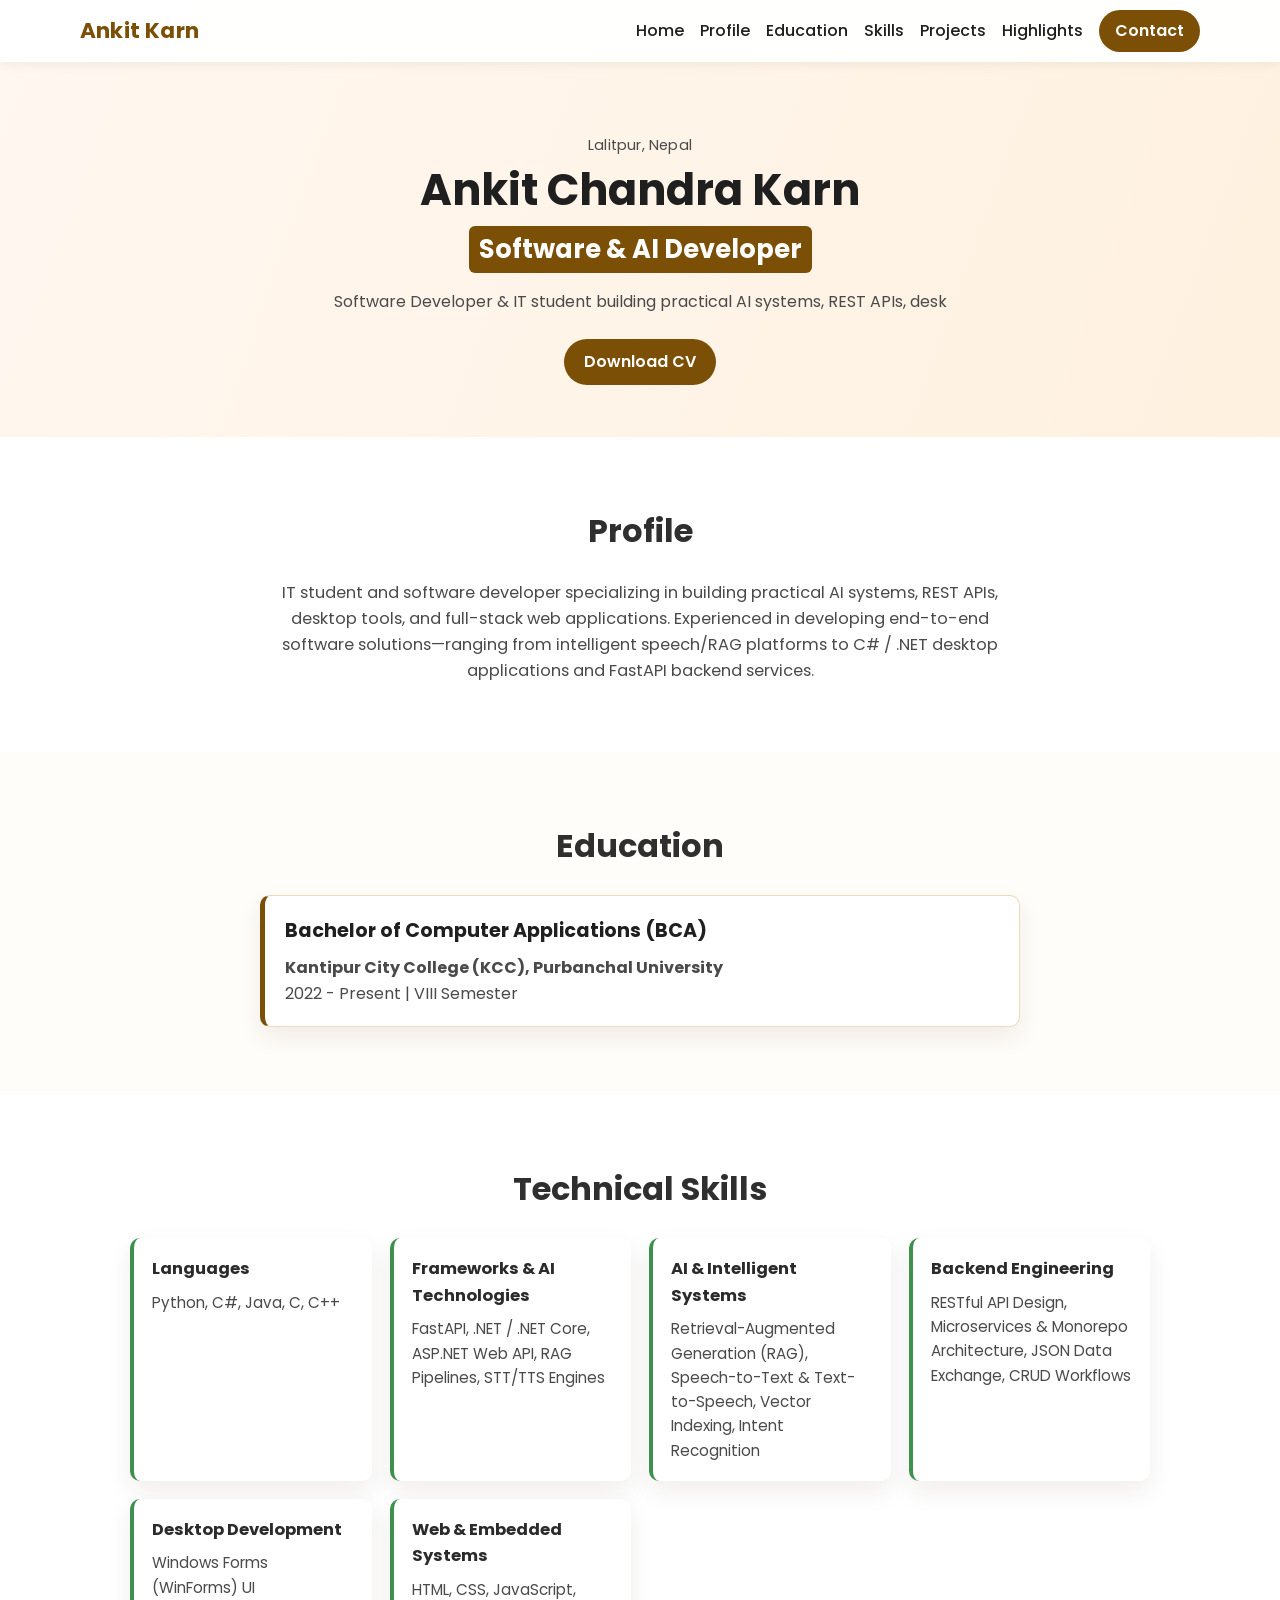
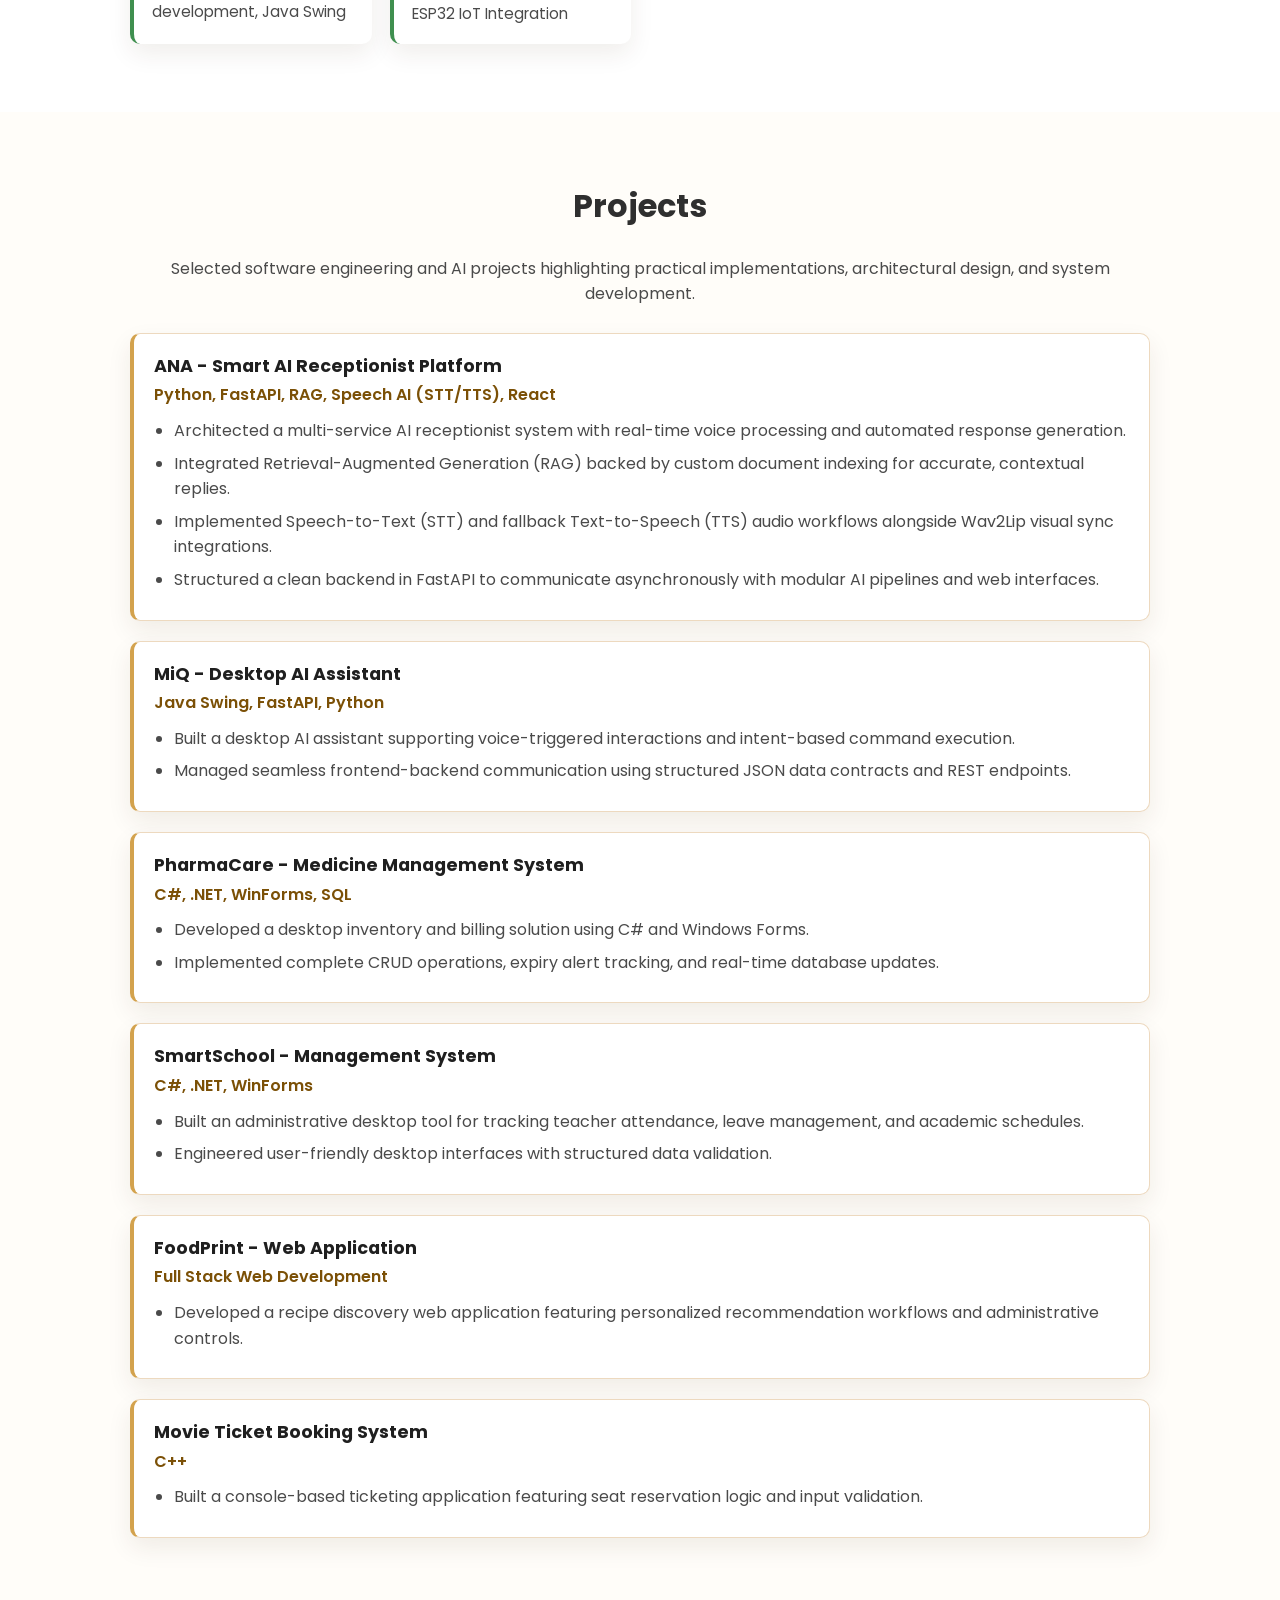
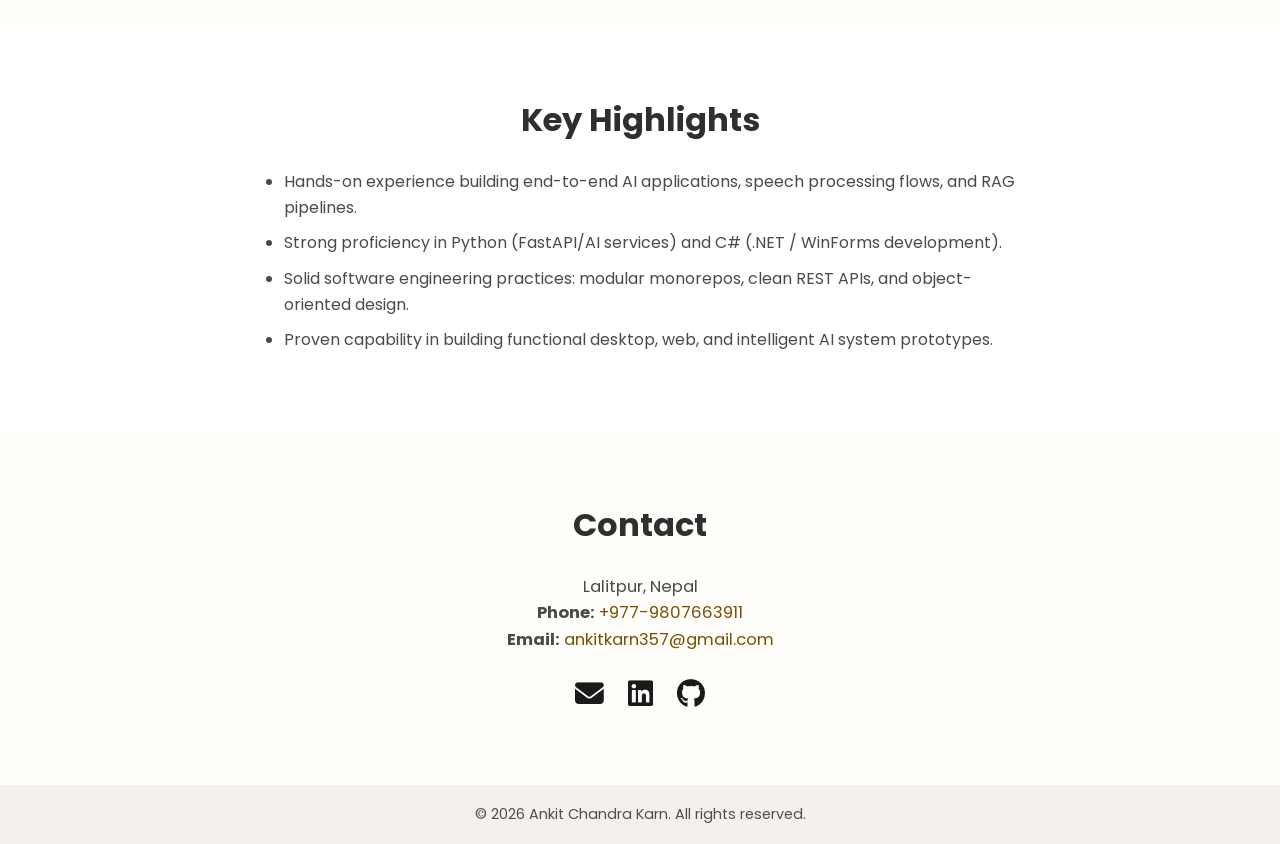
<file: index.html>
<!DOCTYPE html>
<html lang="en">
<head>
  <meta charset="UTF-8" />
  <meta name="viewport" content="width=device-width, initial-scale=1.0"/>
  <meta name="description" content="Ankit Chandra Karn - AI Systems Engineer & Software Developer portfolio featuring AI receptionist (ANA), desktop voice assistant (MiQ), .NET development, and full-stack projects." />
  <title>Ankit Chandra Karn | Portfolio</title>
  <link rel="icon" type="image/png" sizes="32x32" href="assets/icons/favicon-32.png?v=6" />
  <link rel="icon" type="image/png" sizes="16x16" href="assets/icons/favicon-16.png?v=6" />
  <link rel="shortcut icon" type="image/png" href="assets/icons/favicon-48.png?v=6" />
  <link rel="apple-touch-icon" sizes="180x180" href="assets/icons/apple-touch-icon.png?v=6" />
  <link rel="stylesheet" href="style.css" />
  <link rel="stylesheet" href="https://cdnjs.cloudflare.com/ajax/libs/font-awesome/6.4.0/css/all.min.css"/>
  <link href="https://fonts.googleapis.com/css2?family=Poppins:wght@300;600;700&display=swap" rel="stylesheet"/>
</head>
<body>

  <header>
    <div class="nav-container">
      <a class="logo" href="#home">Ankit Karn</a>
      <nav>
        <a href="#home">Home</a>
        <a href="#profile">Profile</a>
        <a href="#education">Education</a>
        <a href="#skills">Skills</a>
        <a href="#projects">Projects</a>
        <a href="#highlights">Highlights</a>
        <a href="#contact" class="btn">Contact</a>
      </nav>
    </div>
  </header>

  <main>
    <section class="hero" id="home">
      <div class="hero-container">
        <div class="hero-content">
          <p class="eyebrow">Lalitpur, Nepal</p>
          <h1>Ankit Chandra Karn</h1>
          <h2><span class="highlight">Software & AI Developer</span></h2>
          <p id="typewriter" class="typewriter"></p>
          <div class="hero-actions">
            <a href="CV.pdf" class="btn download" target="_blank" rel="noopener noreferrer">Download CV</a>
          </div>
        </div>
      </div>
    </section>

    <section id="profile" class="section">
      <div class="container narrow">
        <h2>Profile</h2>
        <p class="profile-copy">
          IT student and software developer specializing in building practical AI systems, REST APIs, desktop tools, and full-stack web applications. Experienced in developing end-to-end software solutions—ranging from intelligent speech/RAG platforms to C# / .NET desktop applications and FastAPI backend services.
        </p>
      </div>
    </section>

    <section id="education" class="section section-soft">
      <div class="container">
        <h2>Education</h2>
        <div class="education-card">
          <h3>Bachelor of Computer Applications (BCA)</h3>
          <p>
            <strong>Kantipur City College (KCC), Purbanchal University</strong>
          </p>
          <p>2022 - Present | VIII Semester</p>
        </div>
      </div>
    </section>

    <section id="skills" class="section">
      <div class="container">
        <h2>Technical Skills</h2>

        <div class="skills-grid">
          <div class="skill-box">
            <h3>Languages</h3>
            <p>Python, C#, Java, C, C++</p>
          </div>

          <div class="skill-box">
            <h3>Frameworks & AI Technologies</h3>
            <p>FastAPI, .NET / .NET Core, ASP.NET Web API, RAG Pipelines, STT/TTS Engines</p>
          </div>

          <div class="skill-box">
            <h3>AI & Intelligent Systems</h3>
            <p>Retrieval-Augmented Generation (RAG), Speech-to-Text & Text-to-Speech, Vector Indexing, Intent Recognition</p>
          </div>

          <div class="skill-box">
            <h3>Backend Engineering</h3>
            <p>RESTful API Design, Microservices & Monorepo Architecture, JSON Data Exchange, CRUD Workflows</p>
          </div>

          <div class="skill-box">
            <h3>Desktop Development</h3>
            <p>Windows Forms (WinForms) UI development, Java Swing</p>
          </div>

          <div class="skill-box">
            <h3>Web & Embedded Systems</h3>
            <p>HTML, CSS, JavaScript, ESP32 IoT Integration</p>
          </div>
        </div>
      </div>
    </section>

    <section id="projects" class="section section-soft">
      <div class="container">
        <h2>Projects</h2>
        <p class="section-note">
          Selected software engineering and AI projects highlighting practical implementations, architectural design, and system development.
        </p>

        <div class="project">
          <h3>ANA - Smart AI Receptionist Platform</h3>
          <p class="project-meta">Python, FastAPI, RAG, Speech AI (STT/TTS), React</p>
          <ul>
            <li>Architected a multi-service AI receptionist system with real-time voice processing and automated response generation.</li>
            <li>Integrated Retrieval-Augmented Generation (RAG) backed by custom document indexing for accurate, contextual replies.</li>
            <li>Implemented Speech-to-Text (STT) and fallback Text-to-Speech (TTS) audio workflows alongside Wav2Lip visual sync integrations.</li>
            <li>Structured a clean backend in FastAPI to communicate asynchronously with modular AI pipelines and web interfaces.</li>
          </ul>
        </div>

        <div class="project">
          <h3>MiQ - Desktop AI Assistant</h3>
          <p class="project-meta">Java Swing, FastAPI, Python</p>
          <ul>
            <li>Built a desktop AI assistant supporting voice-triggered interactions and intent-based command execution.</li>
            <li>Managed seamless frontend-backend communication using structured JSON data contracts and REST endpoints.</li>
          </ul>
        </div>

        <div class="project">
          <h3>PharmaCare - Medicine Management System</h3>
          <p class="project-meta">C#, .NET, WinForms, SQL</p>
          <ul>
            <li>Developed a desktop inventory and billing solution using C# and Windows Forms.</li>
            <li>Implemented complete CRUD operations, expiry alert tracking, and real-time database updates.</li>
          </ul>
        </div>

        <div class="project">
          <h3>SmartSchool - Management System</h3>
          <p class="project-meta">C#, .NET, WinForms</p>
          <ul>
            <li>Built an administrative desktop tool for tracking teacher attendance, leave management, and academic schedules.</li>
            <li>Engineered user-friendly desktop interfaces with structured data validation.</li>
          </ul>
        </div>

        <div class="project">
          <h3>FoodPrint - Web Application</h3>
          <p class="project-meta">Full Stack Web Development</p>
          <ul>
            <li>Developed a recipe discovery web application featuring personalized recommendation workflows and administrative controls.</li>
          </ul>
        </div>

        <div class="project">
          <h3>Movie Ticket Booking System</h3>
          <p class="project-meta">C++</p>
          <ul>
            <li>Built a console-based ticketing application featuring seat reservation logic and input validation.</li>
          </ul>
        </div>
      </div>
    </section>

    <section id="highlights" class="section">
      <div class="container narrow">
        <h2>Key Highlights</h2>
        <ul class="highlights-list">
          <li>Hands-on experience building end-to-end AI applications, speech processing flows, and RAG pipelines.</li>
          <li>Strong proficiency in Python (FastAPI/AI services) and C# (.NET / WinForms development).</li>
          <li>Solid software engineering practices: modular monorepos, clean REST APIs, and object-oriented design.</li>
          <li>Proven capability in building functional desktop, web, and intelligent AI system prototypes.</li>
        </ul>
      </div>
    </section>

    <section id="contact" class="section section-soft">
      <div class="container narrow">
        <h2>Contact</h2>
        <p class="contact-info">
          Lalitpur, Nepal<br>
          <strong>Phone:</strong> <a href="tel:+9779807663911">+977-9807663911</a><br>
          <strong>Email:</strong> <a href="mailto:ankitkarn357@gmail.com">ankitkarn357@gmail.com</a>
        </p>

        <div class="contact-icons" aria-label="Contact links">
          <a href="mailto:ankitkarn357@gmail.com" aria-label="Email Ankit Karn" title="Email">
            <i class="fas fa-envelope"></i>
          </a>
          <a href="https://www.linkedin.com/in/ankit-karn-8798ba3b5" target="_blank" rel="noopener noreferrer" aria-label="Visit Ankit Karn LinkedIn profile" title="LinkedIn">
            <i class="fab fa-linkedin"></i>
          </a>
          <a href="https://github.com/Ankit357911" target="_blank" rel="noopener noreferrer" aria-label="Visit Ankit Karn GitHub profile" title="GitHub">
            <i class="fab fa-github"></i>
          </a>
        </div>
      </div>
    </section>
  </main>

  <footer>
    <div class="container">
      <p>&copy; <span id="current-year"></span> Ankit Chandra Karn. All rights reserved.</p>
    </div>
  </footer>

  <script>
    const text = "Software Developer & IT student building practical AI systems, REST APIs, desktop tools, and full-stack web applications.";
    const typewriterEl = document.getElementById("typewriter");
    const yearEl = document.getElementById("current-year");

    let i = 0;
    const speed = 24;

    typewriterEl.textContent = "";

    function typeWriterEffect() {
      if (i < text.length) {
        typewriterEl.textContent += text.charAt(i);
        i += 1;
        setTimeout(typeWriterEffect, speed);
      }
    }

    yearEl.textContent = new Date().getFullYear();
    window.addEventListener("load", typeWriterEffect);
  </script>

</body>
</html>
</file>
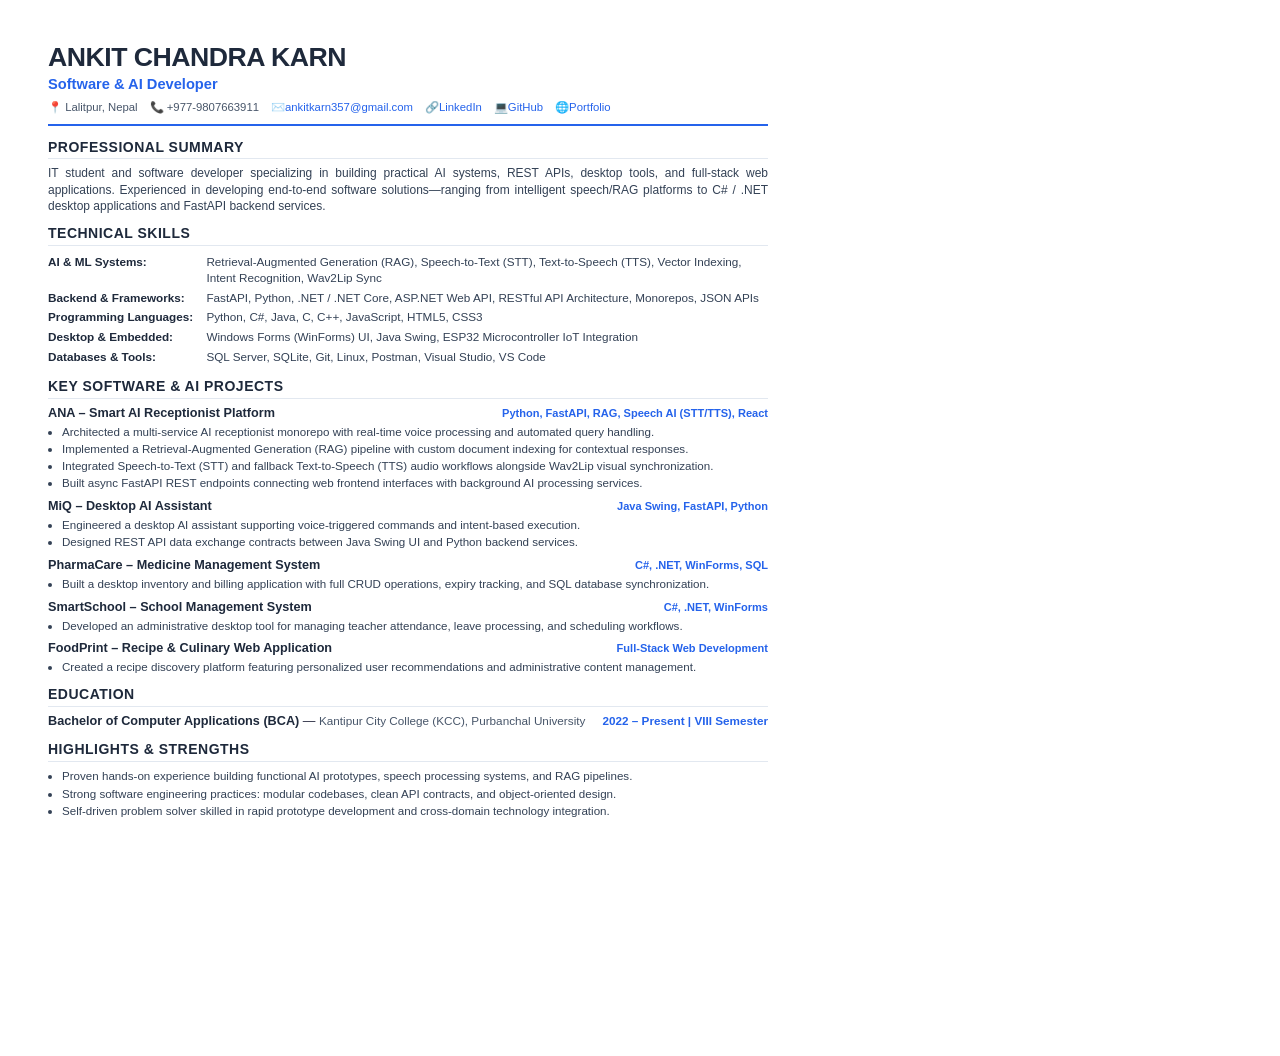
<file: cv.html>
<!DOCTYPE html>
<html lang="en">
<head>
  <meta charset="UTF-8">
  <title>Ankit Chandra Karn - CV</title>
  <style>
    @page {
      size: letter;
      margin: 0;
    }
    * {
      box-sizing: border-box;
      margin: 0;
      padding: 0;
    }
    body {
      font-family: 'Helvetica Neue', Helvetica, Arial, sans-serif;
      color: #2b2d42;
      background: #ffffff;
      width: 8.5in;
      height: 11in;
      padding: 0.45in 0.5in;
      font-size: 9.5pt;
      line-height: 1.35;
      -webkit-print-color-adjust: exact;
    }

    /* Header styling */
    .header {
      border-bottom: 2px solid #2563eb;
      padding-bottom: 8px;
      margin-bottom: 12px;
    }
    .name {
      font-size: 20pt;
      font-weight: 700;
      color: #1e293b;
      letter-spacing: -0.5px;
      line-height: 1.1;
    }
    .title {
      font-size: 11pt;
      font-weight: 600;
      color: #2563eb;
      margin-top: 2px;
    }
    .contact {
      font-size: 8.5pt;
      color: #475569;
      margin-top: 6px;
      display: flex;
      flex-wrap: wrap;
      gap: 12px;
    }
    .contact span {
      display: inline-flex;
      align-items: center;
    }
    .contact a {
      color: #2563eb;
      text-decoration: none;
    }

    /* Section styling */
    .section {
      margin-bottom: 10px;
    }
    .section-title {
      font-size: 10.5pt;
      font-weight: 700;
      text-transform: uppercase;
      letter-spacing: 0.5px;
      color: #1e293b;
      border-bottom: 1px solid #e2e8f0;
      padding-bottom: 2px;
      margin-bottom: 6px;
    }

    /* Summary */
    .summary-text {
      color: #334155;
      font-size: 9pt;
      text-align: justify;
    }

    /* Skills Grid */
    .skills-table {
      width: 100%;
      border-collapse: collapse;
    }
    .skills-table td {
      padding: 2px 0;
      vertical-align: top;
      font-size: 8.8pt;
    }
    .skills-table td.cat {
      font-weight: 700;
      color: #1e293b;
      width: 22%;
    }
    .skills-table td.val {
      color: #334155;
      width: 78%;
    }

    /* Projects */
    .project-item {
      margin-bottom: 7px;
    }
    .project-head {
      display: flex;
      justify-content: space-between;
      align-items: baseline;
    }
    .project-name {
      font-size: 9.5pt;
      font-weight: 700;
      color: #1e293b;
    }
    .project-tech {
      font-size: 8.3pt;
      font-weight: 600;
      color: #2563eb;
    }
    .project-bullets {
      margin-top: 2px;
      padding-left: 14px;
    }
    .project-bullets li {
      font-size: 8.7pt;
      color: #334155;
      margin-bottom: 1.5px;
    }

    /* Education */
    .edu-item {
      display: flex;
      justify-content: space-between;
      align-items: baseline;
    }
    .edu-deg {
      font-size: 9.5pt;
      font-weight: 700;
      color: #1e293b;
    }
    .edu-school {
      font-size: 8.8pt;
      color: #475569;
    }
    .edu-date {
      font-size: 8.8pt;
      font-weight: 600;
      color: #2563eb;
    }

    /* Highlights */
    .highlights-bullets {
      padding-left: 14px;
    }
    .highlights-bullets li {
      font-size: 8.7pt;
      color: #334155;
      margin-bottom: 2px;
    }
  </style>
</head>
<body>

  <div class="header">
    <div class="name">ANKIT CHANDRA KARN</div>
    <div class="title">Software & AI Developer</div>
    <div class="contact">
      <span>📍 Lalitpur, Nepal</span>
      <span>📞 +977-9807663911</span>
      <span>✉️ <a href="mailto:ankitkarn357@gmail.com">ankitkarn357@gmail.com</a></span>
      <span>🔗 <a href="https://linkedin.com/in/ankit-karn-8798ba3b5" target="_blank">LinkedIn</a></span>
      <span>💻 <a href="https://github.com/Ankit357911" target="_blank">GitHub</a></span>
      <span>🌐 <a href="https://ankitkarn357911.github.io" target="_blank">Portfolio</a></span>
    </div>
  </div>

  <div class="section">
    <div class="section-title">Professional Summary</div>
    <p class="summary-text">
      IT student and software developer specializing in building practical AI systems, REST APIs, desktop tools, and full-stack web applications. Experienced in developing end-to-end software solutions—ranging from intelligent speech/RAG platforms to C# / .NET desktop applications and FastAPI backend services.
    </p>
  </div>

  <div class="section">
    <div class="section-title">Technical Skills</div>
    <table class="skills-table">
      <tr>
        <td class="cat">AI & ML Systems:</td>
        <td class="val">Retrieval-Augmented Generation (RAG), Speech-to-Text (STT), Text-to-Speech (TTS), Vector Indexing, Intent Recognition, Wav2Lip Sync</td>
      </tr>
      <tr>
        <td class="cat">Backend & Frameworks:</td>
        <td class="val">FastAPI, Python, .NET / .NET Core, ASP.NET Web API, RESTful API Architecture, Monorepos, JSON APIs</td>
      </tr>
      <tr>
        <td class="cat">Programming Languages:</td>
        <td class="val">Python, C#, Java, C, C++, JavaScript, HTML5, CSS3</td>
      </tr>
      <tr>
        <td class="cat">Desktop & Embedded:</td>
        <td class="val">Windows Forms (WinForms) UI, Java Swing, ESP32 Microcontroller IoT Integration</td>
      </tr>
      <tr>
        <td class="cat">Databases & Tools:</td>
        <td class="val">SQL Server, SQLite, Git, Linux, Postman, Visual Studio, VS Code</td>
      </tr>
    </table>
  </div>

  <div class="section">
    <div class="section-title">Key Software & AI Projects</div>

    <div class="project-item">
      <div class="project-head">
        <span class="project-name">ANA – Smart AI Receptionist Platform</span>
        <span class="project-tech">Python, FastAPI, RAG, Speech AI (STT/TTS), React</span>
      </div>
      <ul class="project-bullets">
        <li>Architected a multi-service AI receptionist monorepo with real-time voice processing and automated query handling.</li>
        <li>Implemented a Retrieval-Augmented Generation (RAG) pipeline with custom document indexing for contextual responses.</li>
        <li>Integrated Speech-to-Text (STT) and fallback Text-to-Speech (TTS) audio workflows alongside Wav2Lip visual synchronization.</li>
        <li>Built async FastAPI REST endpoints connecting web frontend interfaces with background AI processing services.</li>
      </ul>
    </div>

    <div class="project-item">
      <div class="project-head">
        <span class="project-name">MiQ – Desktop AI Assistant</span>
        <span class="project-tech">Java Swing, FastAPI, Python</span>
      </div>
      <ul class="project-bullets">
        <li>Engineered a desktop AI assistant supporting voice-triggered commands and intent-based execution.</li>
        <li>Designed REST API data exchange contracts between Java Swing UI and Python backend services.</li>
      </ul>
    </div>

    <div class="project-item">
      <div class="project-head">
        <span class="project-name">PharmaCare – Medicine Management System</span>
        <span class="project-tech">C#, .NET, WinForms, SQL</span>
      </div>
      <ul class="project-bullets">
        <li>Built a desktop inventory and billing application with full CRUD operations, expiry tracking, and SQL database synchronization.</li>
      </ul>
    </div>

    <div class="project-item">
      <div class="project-head">
        <span class="project-name">SmartSchool – School Management System</span>
        <span class="project-tech">C#, .NET, WinForms</span>
      </div>
      <ul class="project-bullets">
        <li>Developed an administrative desktop tool for managing teacher attendance, leave processing, and scheduling workflows.</li>
      </ul>
    </div>

    <div class="project-item">
      <div class="project-head">
        <span class="project-name">FoodPrint – Recipe & Culinary Web Application</span>
        <span class="project-tech">Full-Stack Web Development</span>
      </div>
      <ul class="project-bullets">
        <li>Created a recipe discovery platform featuring personalized user recommendations and administrative content management.</li>
      </ul>
    </div>
  </div>

  <div class="section">
    <div class="section-title">Education</div>
    <div class="edu-item">
      <div>
        <span class="edu-deg">Bachelor of Computer Applications (BCA)</span> — <span class="edu-school">Kantipur City College (KCC), Purbanchal University</span>
      </div>
      <span class="edu-date">2022 – Present | VIII Semester</span>
    </div>
  </div>

  <div class="section">
    <div class="section-title">Highlights & Strengths</div>
    <ul class="highlights-bullets">
      <li>Proven hands-on experience building functional AI prototypes, speech processing systems, and RAG pipelines.</li>
      <li>Strong software engineering practices: modular codebases, clean API contracts, and object-oriented design.</li>
      <li>Self-driven problem solver skilled in rapid prototype development and cross-domain technology integration.</li>
    </ul>
  </div>

</body>
</html>
</file>
<file: style.css>
:root {
  --bg-start: #fff7f0;
  --bg-end: #fdebd0;
  --panel: #ffffff;
  --panel-soft: #fffdf9;
  --text-main: #1f1f1f;
  --text-muted: #4a4a4a;
  --accent: #7b5006;
  --accent-dark: #5e3e04;
  --line: #edd9bf;
  --shadow: 0 10px 25px rgba(68, 43, 8, 0.08);
}

* {
  margin: 0;
  padding: 0;
  box-sizing: border-box;
}

html {
  scroll-behavior: smooth;
}

body {
  font-family: 'Poppins', sans-serif;
  background: linear-gradient(110deg, var(--bg-start), var(--bg-end));
  color: var(--text-main);
  line-height: 1.6;
}

a {
  color: inherit;
}

header {
  background: rgba(255, 255, 255, 0.95);
  backdrop-filter: blur(4px);
  padding: 10px 24px;
  box-shadow: 0 2px 12px rgba(0, 0, 0, 0.06);
  position: sticky;
  top: 0;
  z-index: 1000;
}

.nav-container {
  max-width: 1120px;
  margin: 0 auto;
  display: flex;
  justify-content: space-between;
  align-items: center;
  gap: 18px;
}

.logo {
  text-decoration: none;
  font-size: 1.35rem;
  color: var(--accent);
  font-weight: 700;
  letter-spacing: 0.2px;
}

nav {
  display: flex;
  flex-wrap: wrap;
  justify-content: flex-end;
  gap: 16px;
  align-items: center;
}

nav a {
  display: inline-flex;
  align-items: center;
  padding: 8px 0;
  text-decoration: none;
  color: var(--text-main);
  font-weight: 500;
  transition: color 0.25s ease;
}

nav a:hover {
  color: var(--accent);
}

nav a.btn {
  background-color: var(--accent);
  color: #fff;
  padding: 8px 16px;
  border-radius: 999px;
  transition: all 0.25s ease;
}

nav a.btn:hover {
  color: #fff;
  background-color: var(--accent-dark);
  transform: translateY(-1px);
}

main {
  display: block;
}

.hero {
  padding: 72px 20px 52px;
}

.hero-container {
  max-width: 860px;
  margin: 0 auto;
  display: block;
  text-align: center;
  align-items: center;
}

.hero-content {
  text-align: center;
}

.eyebrow {
  font-size: 0.9rem;
  color: var(--text-muted);
  letter-spacing: 0.2px;
}

.hero-content h1 {
  margin-top: 8px;
  font-size: clamp(1.8rem, 5vw, 2.7rem);
  line-height: 1.2;
}

.hero-content h2 {
  margin-top: 10px;
  font-size: clamp(1.2rem, 3vw, 1.6rem);
  color: var(--text-main);
}

.highlight {
  background-color: var(--accent);
  color: #fff;
  padding: 3px 10px;
  border-radius: 6px;
  display: inline-block;
}

.typewriter {
  margin-top: 16px;
  color: var(--text-muted);
  font-size: 1rem;
  max-width: 66ch;
  margin-left: auto;
  margin-right: auto;
}

.hero-actions {
  margin-top: 24px;
  display: flex;
  flex-wrap: wrap;
  gap: 12px;
  justify-content: center;
}

.btn {
  display: inline-block;
  text-decoration: none;
  border-radius: 999px;
  font-weight: 600;
  padding: 10px 20px;
  transition: all 0.25s ease;
}

.btn.download {
  background: var(--accent);
  color: #fff;
}

.btn.download:hover {
  background-color: var(--accent-dark);
  transform: translateY(-1px);
  box-shadow: 0 8px 18px rgba(95, 62, 4, 0.2);
}

.section {
  padding: 68px 20px;
  background: var(--panel);
}

section[id] {
  scroll-margin-top: 90px;
}

.section-soft {
  background: var(--panel-soft);
}

.container {
  max-width: 1020px;
  margin: 0 auto;
}

.narrow {
  max-width: 860px;
}

.section h2 {
  text-align: center;
  font-size: clamp(1.5rem, 4vw, 2rem);
  margin-bottom: 24px;
  color: #2f2f2f;
}

.profile-copy {
  color: var(--text-muted);
  font-size: 1.02rem;
  text-align: center;
  max-width: 76ch;
  margin: 0 auto;
}

.education-card {
  max-width: 760px;
  margin: 0 auto;
  border: 1px solid var(--line);
  border-left: 5px solid var(--accent);
  background: #fff;
  border-radius: 10px;
  padding: 20px;
  box-shadow: var(--shadow);
}

.education-card h3 {
  font-size: 1.2rem;
  margin-bottom: 8px;
}

.education-card p {
  color: var(--text-muted);
}

.skills-grid {
  display: grid;
  grid-template-columns: repeat(auto-fit, minmax(240px, 1fr));
  gap: 18px;
  margin-top: 14px;
}

.skill-box {
  background-color: #fff;
  border-left: 4px solid #3f8f4f;
  padding: 18px;
  border-radius: 10px;
  box-shadow: var(--shadow);
  transition: transform 0.2s ease;
}

.skill-box:hover {
  transform: translateY(-4px);
}

.skill-box h3 {
  margin-bottom: 8px;
  color: #2b2b2b;
  font-size: 1.03rem;
}

.skill-box p {
  color: var(--text-muted);
  font-size: 0.95rem;
}

.section-note {
  text-align: center;
  color: var(--text-muted);
  margin-bottom: 26px;
}

.section-note a {
  color: var(--accent);
  font-weight: 600;
}

.project {
  margin-bottom: 20px;
  padding: 20px;
  background: #fff;
  border: 1px solid var(--line);
  border-left: 4px solid #d3a24d;
  border-radius: 10px;
  box-shadow: var(--shadow);
  transition: transform 0.2s ease;
}

.project:hover {
  transform: translateY(-3px);
}

.project h3 {
  font-size: 1.1rem;
  line-height: 1.4;
}

.project-meta {
  margin-top: 4px;
  color: var(--accent);
  font-weight: 600;
}

.project ul {
  margin-top: 10px;
  padding-left: 20px;
  color: var(--text-muted);
}

.project li {
  margin-bottom: 7px;
}

.highlights-list {
  list-style: disc;
  padding-left: 24px;
  max-width: 760px;
  margin: 0 auto;
  color: var(--text-muted);
  text-align: left;
}

.highlights-list li {
  margin-bottom: 10px;
}

.contact-info {
  text-align: center;
  font-size: 1.03rem;
  margin-bottom: 18px;
  color: var(--text-muted);
}

.contact-info a {
  color: var(--accent);
  text-decoration: none;
}

.contact-info a:hover {
  text-decoration: underline;
}

.contact-icons {
  display: flex;
  justify-content: center;
  gap: 24px;
  margin-top: 16px;
}

.contact-icons a {
  font-size: 1.8rem;
  color: #1a1a1a;
  transition: transform 0.25s ease, color 0.25s ease;
}

.contact-icons a:hover {
  color: var(--accent);
  transform: scale(1.12);
}

footer {
  background: #f4f1ec;
  text-align: center;
  padding: 18px;
  font-size: 0.9rem;
  color: #4f4f4f;
}

@media (max-width: 992px) {
  .hero-container {
    text-align: center;
  }

  .hero-content {
    text-align: center;
  }

  .hero-actions {
    justify-content: center;
  }
}

@media (max-width: 768px) {
  header {
    padding: 12px 14px;
  }

  .nav-container {
    flex-direction: column;
    align-items: flex-start;
  }

  nav {
    width: 100%;
    gap: 10px 14px;
  }

  .hero {
    padding-top: 44px;
  }

  .section {
    padding: 52px 16px;
  }
}

@media (max-width: 480px) {
  .logo {
    font-size: 1.15rem;
  }

  nav a {
    font-size: 0.95rem;
  }

  .btn {
    width: 100%;
    text-align: center;
  }

  .hero-actions {
    width: 100%;
  }

  .project {
    padding: 16px;
  }
}
</file>
